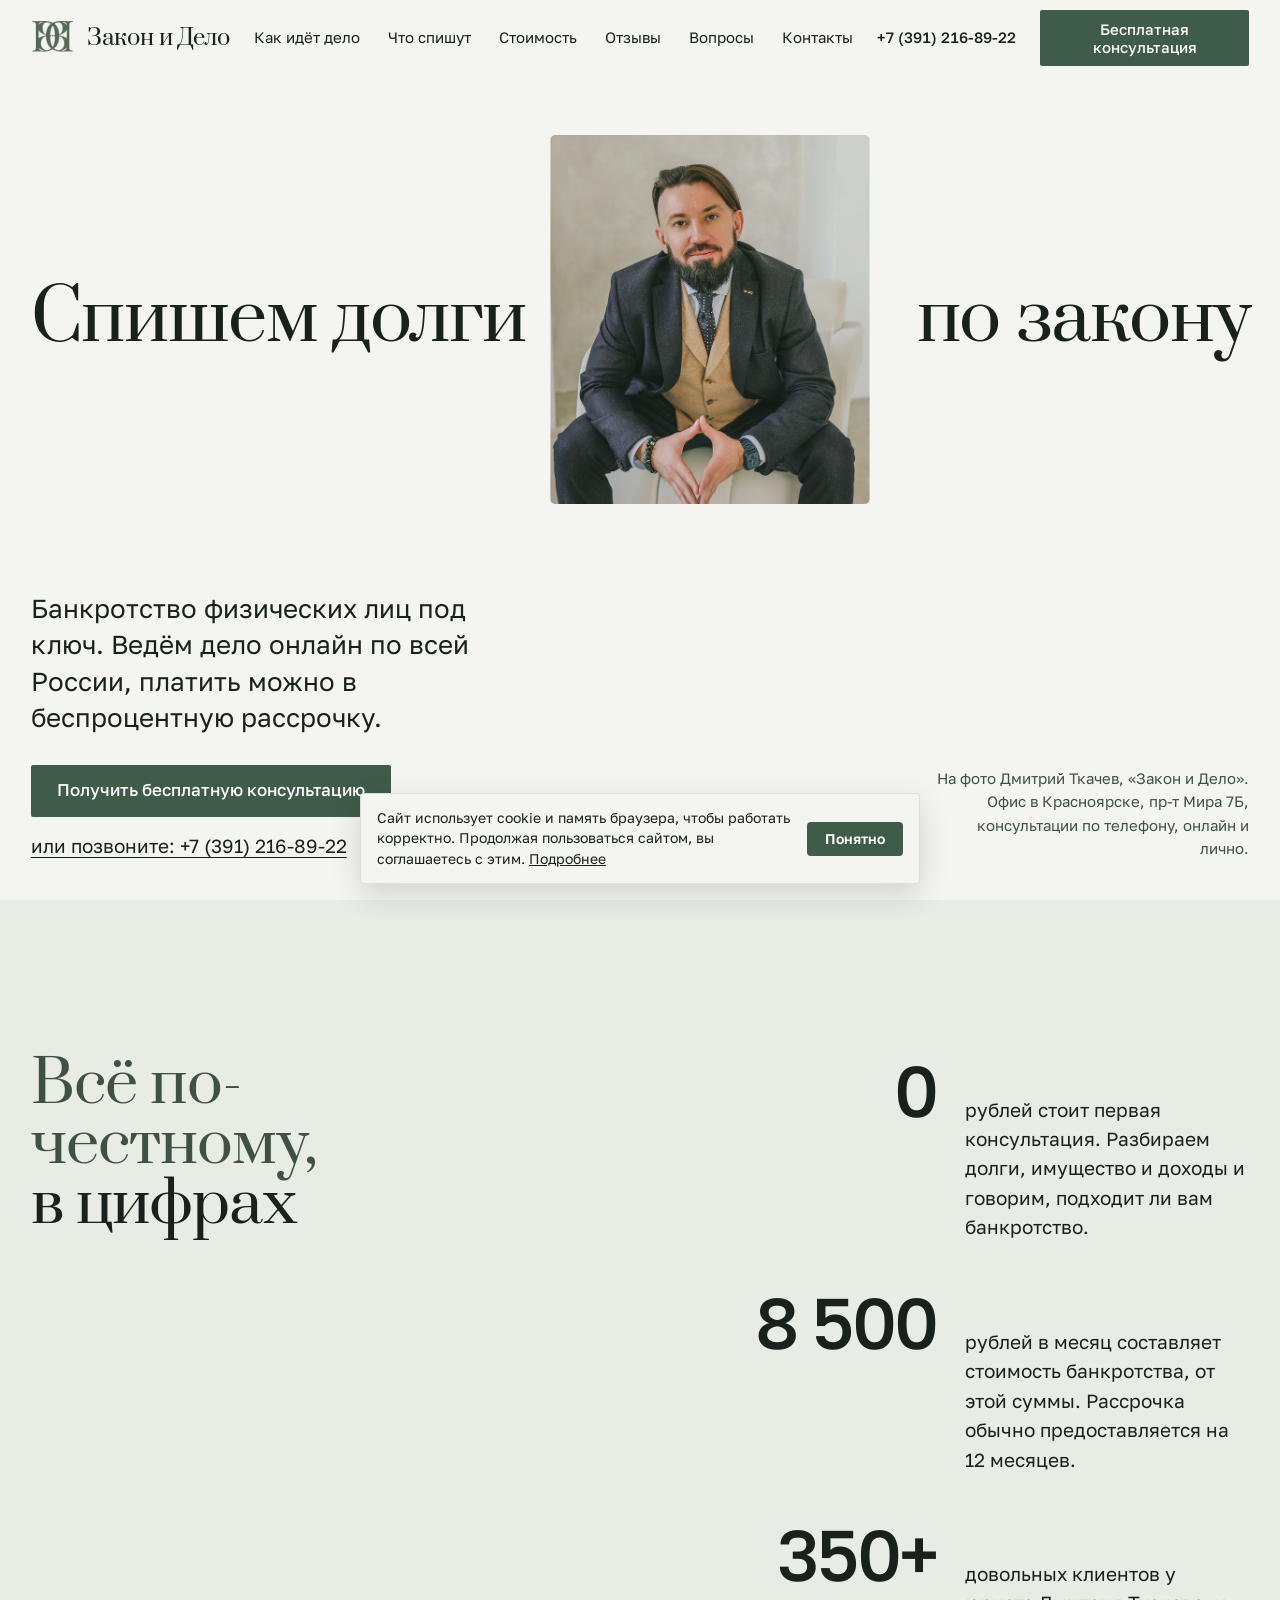
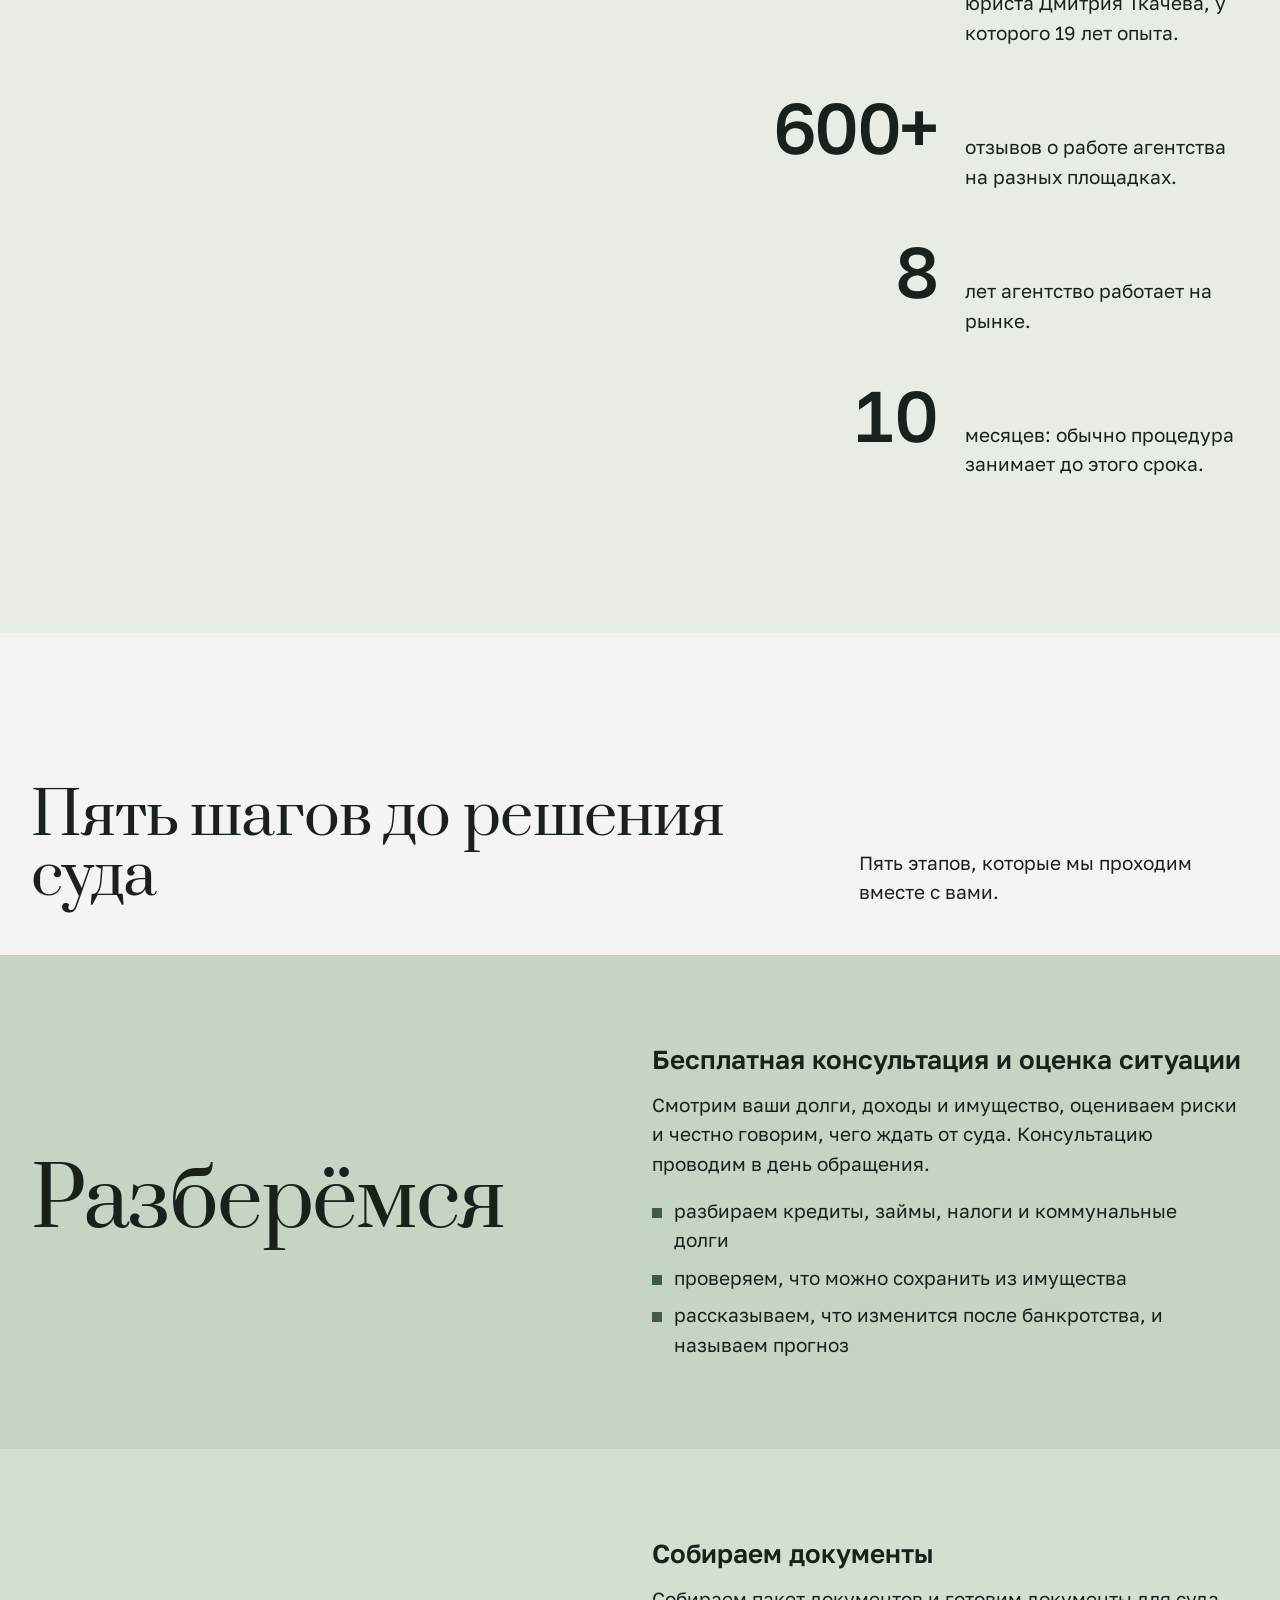
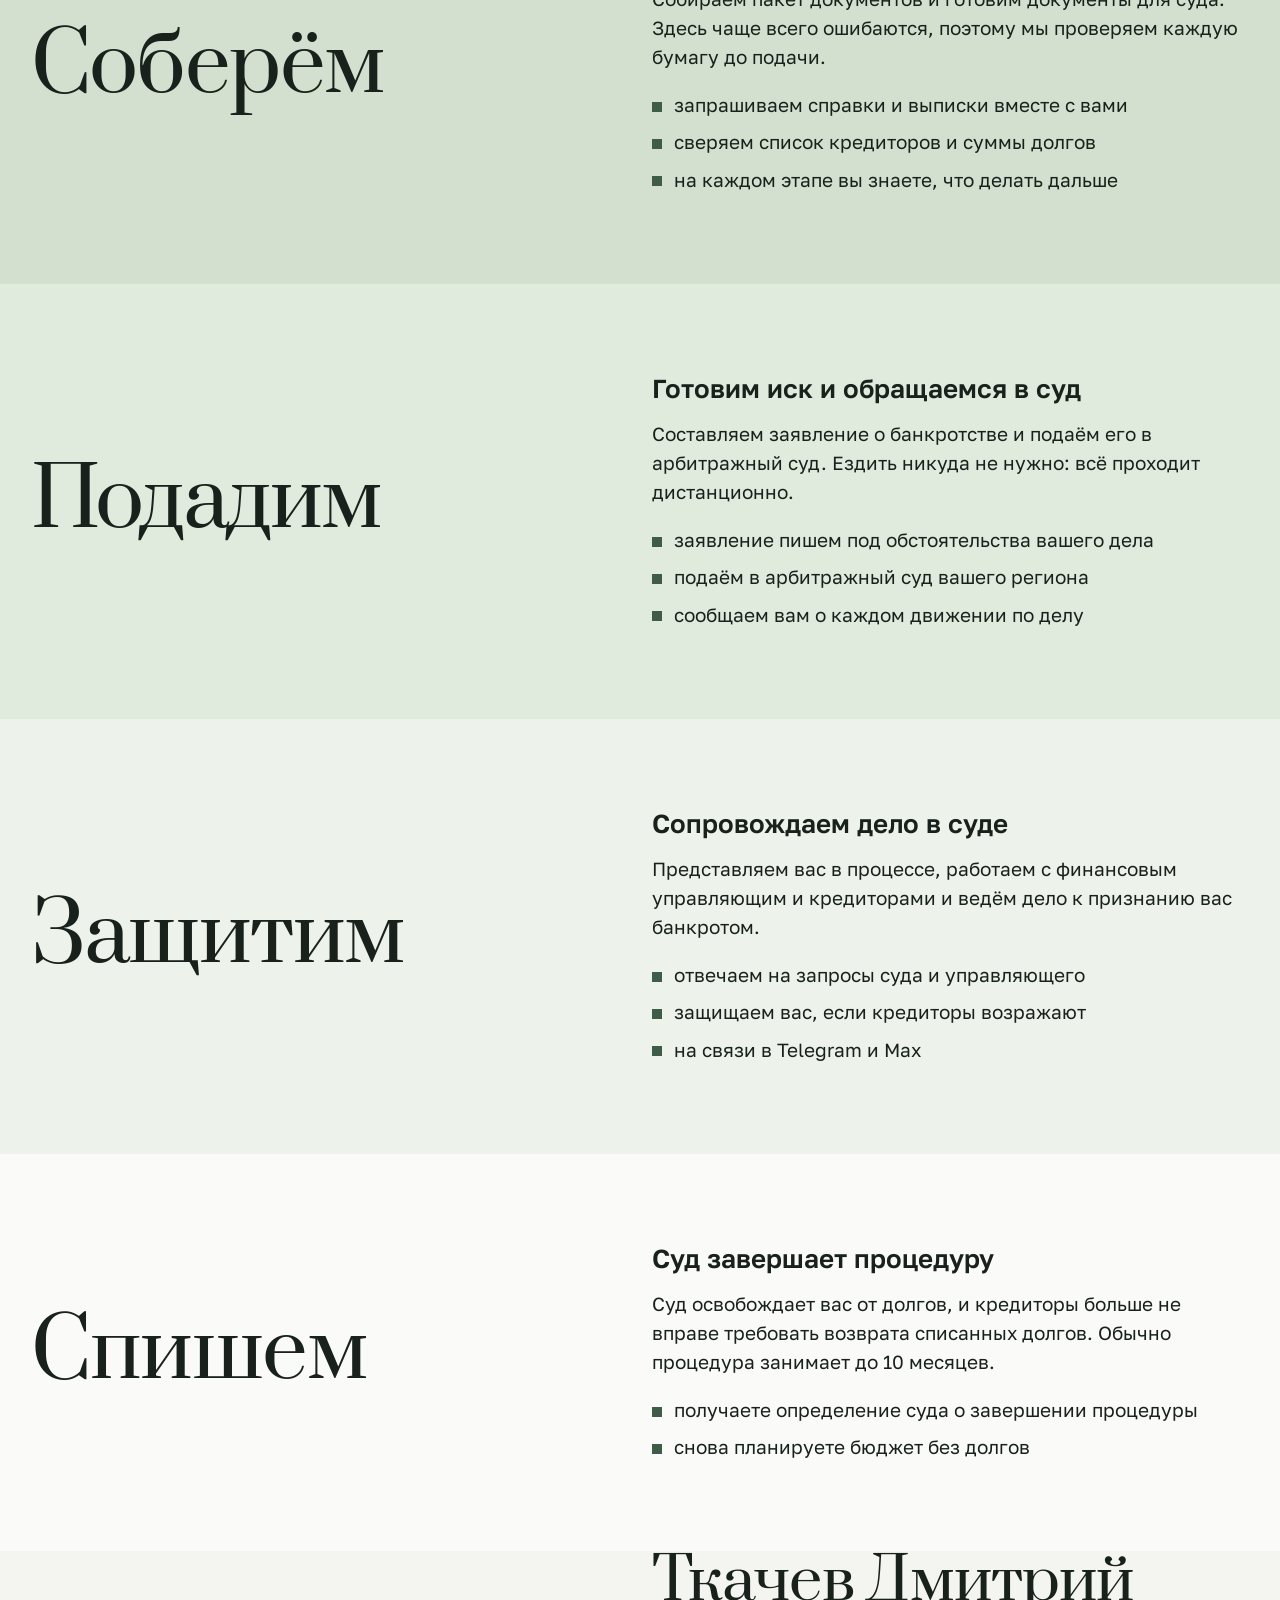
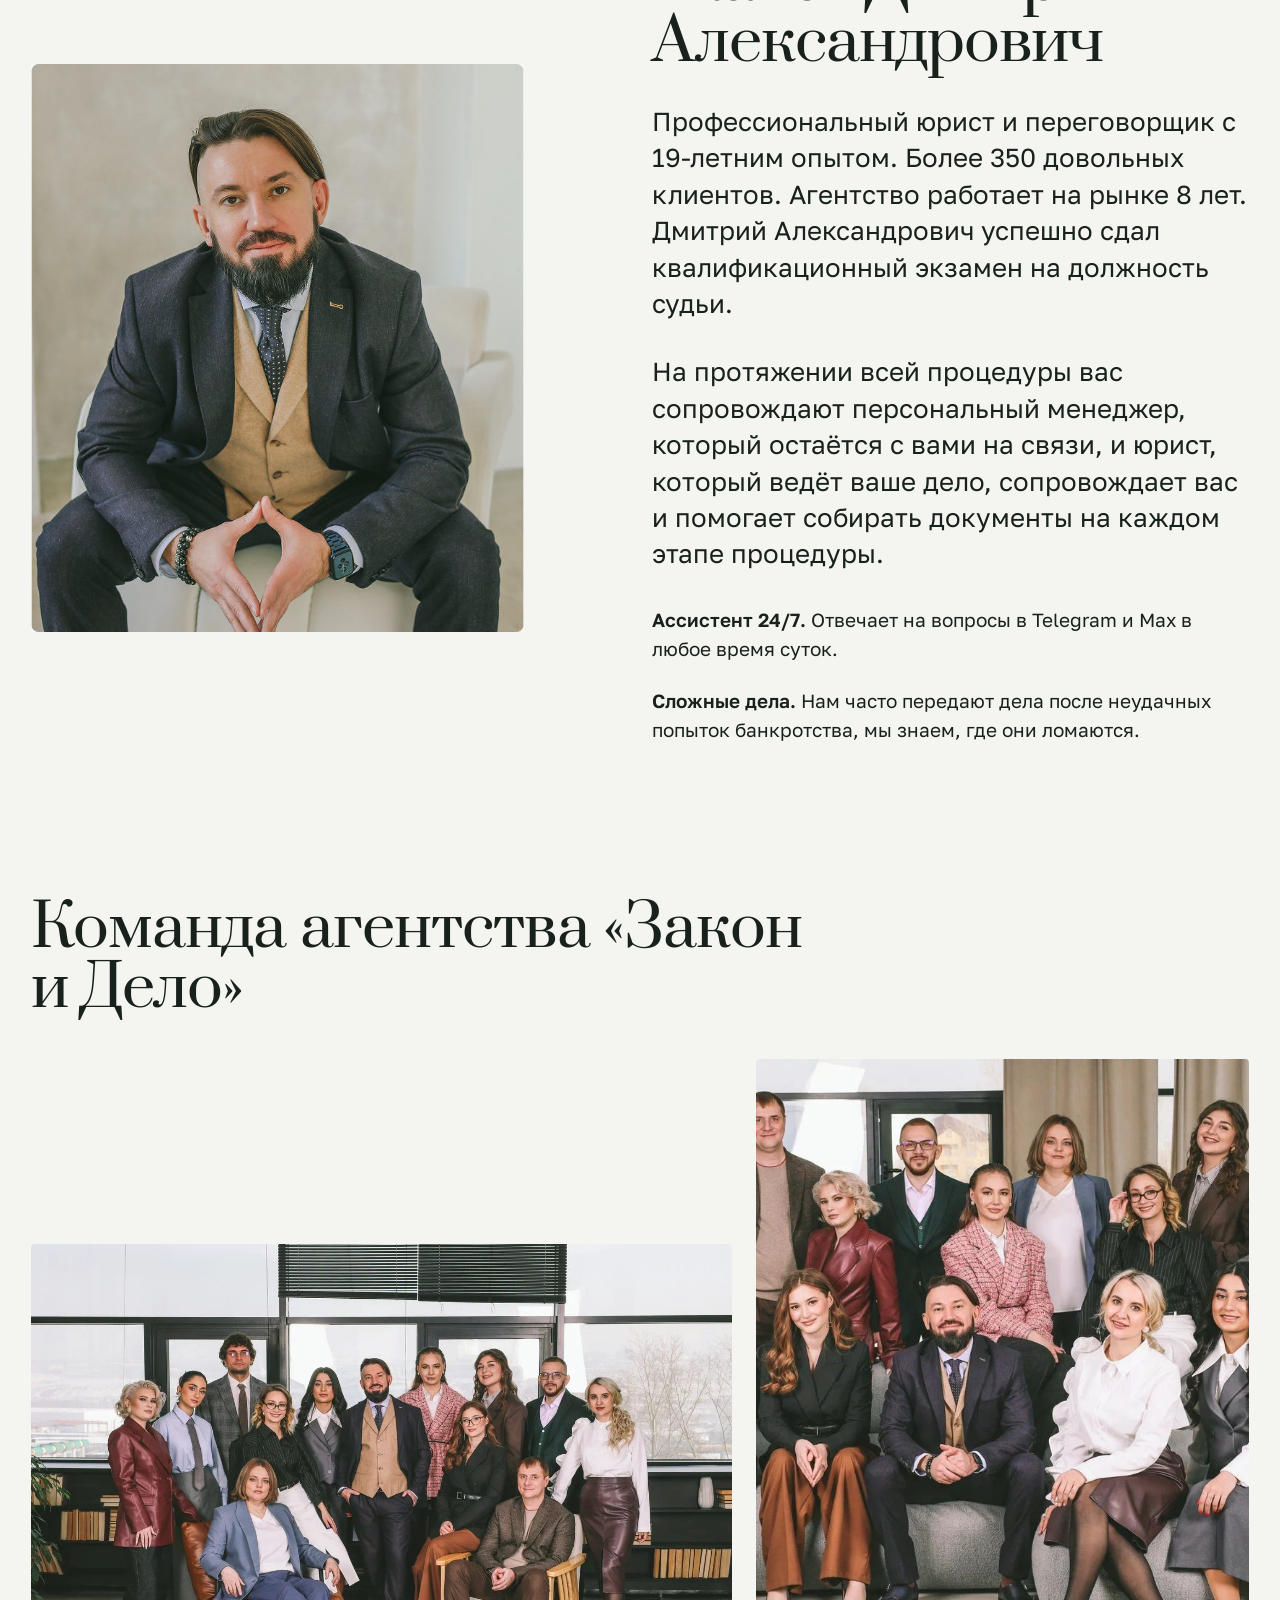
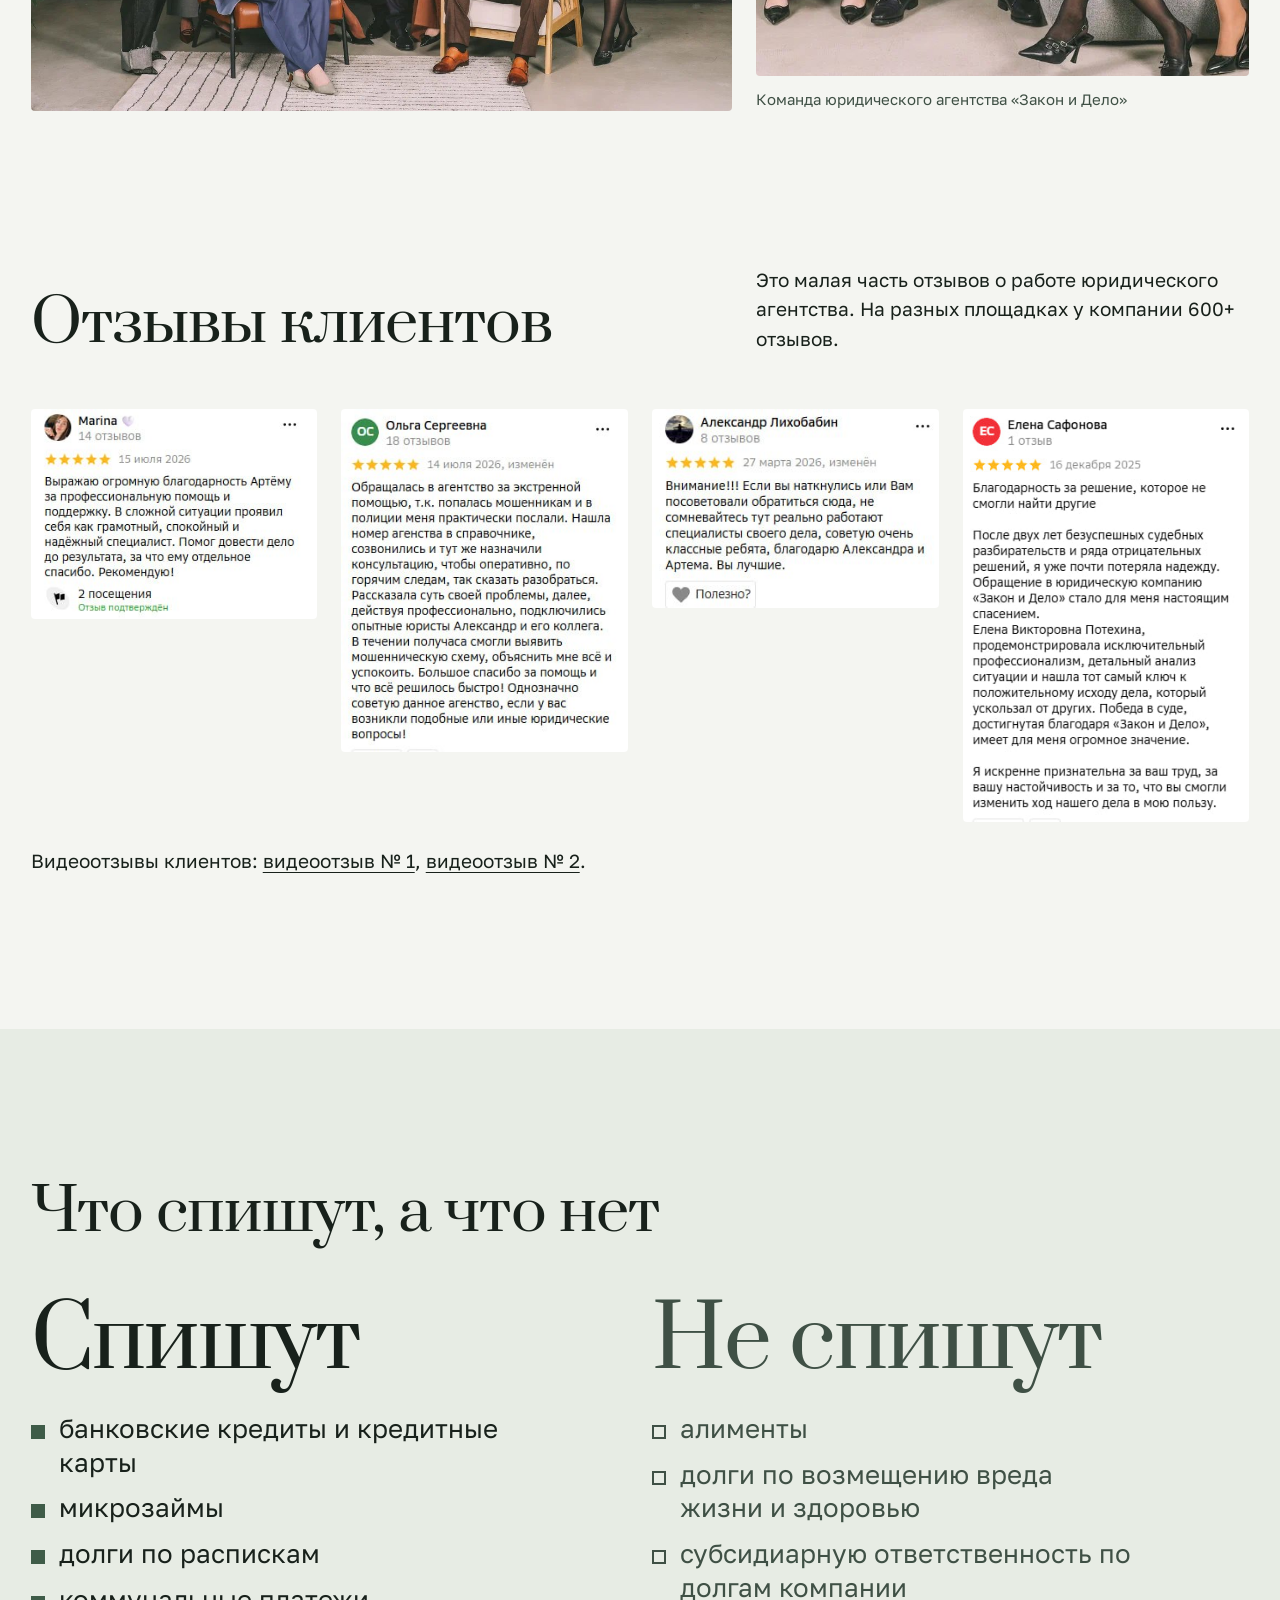
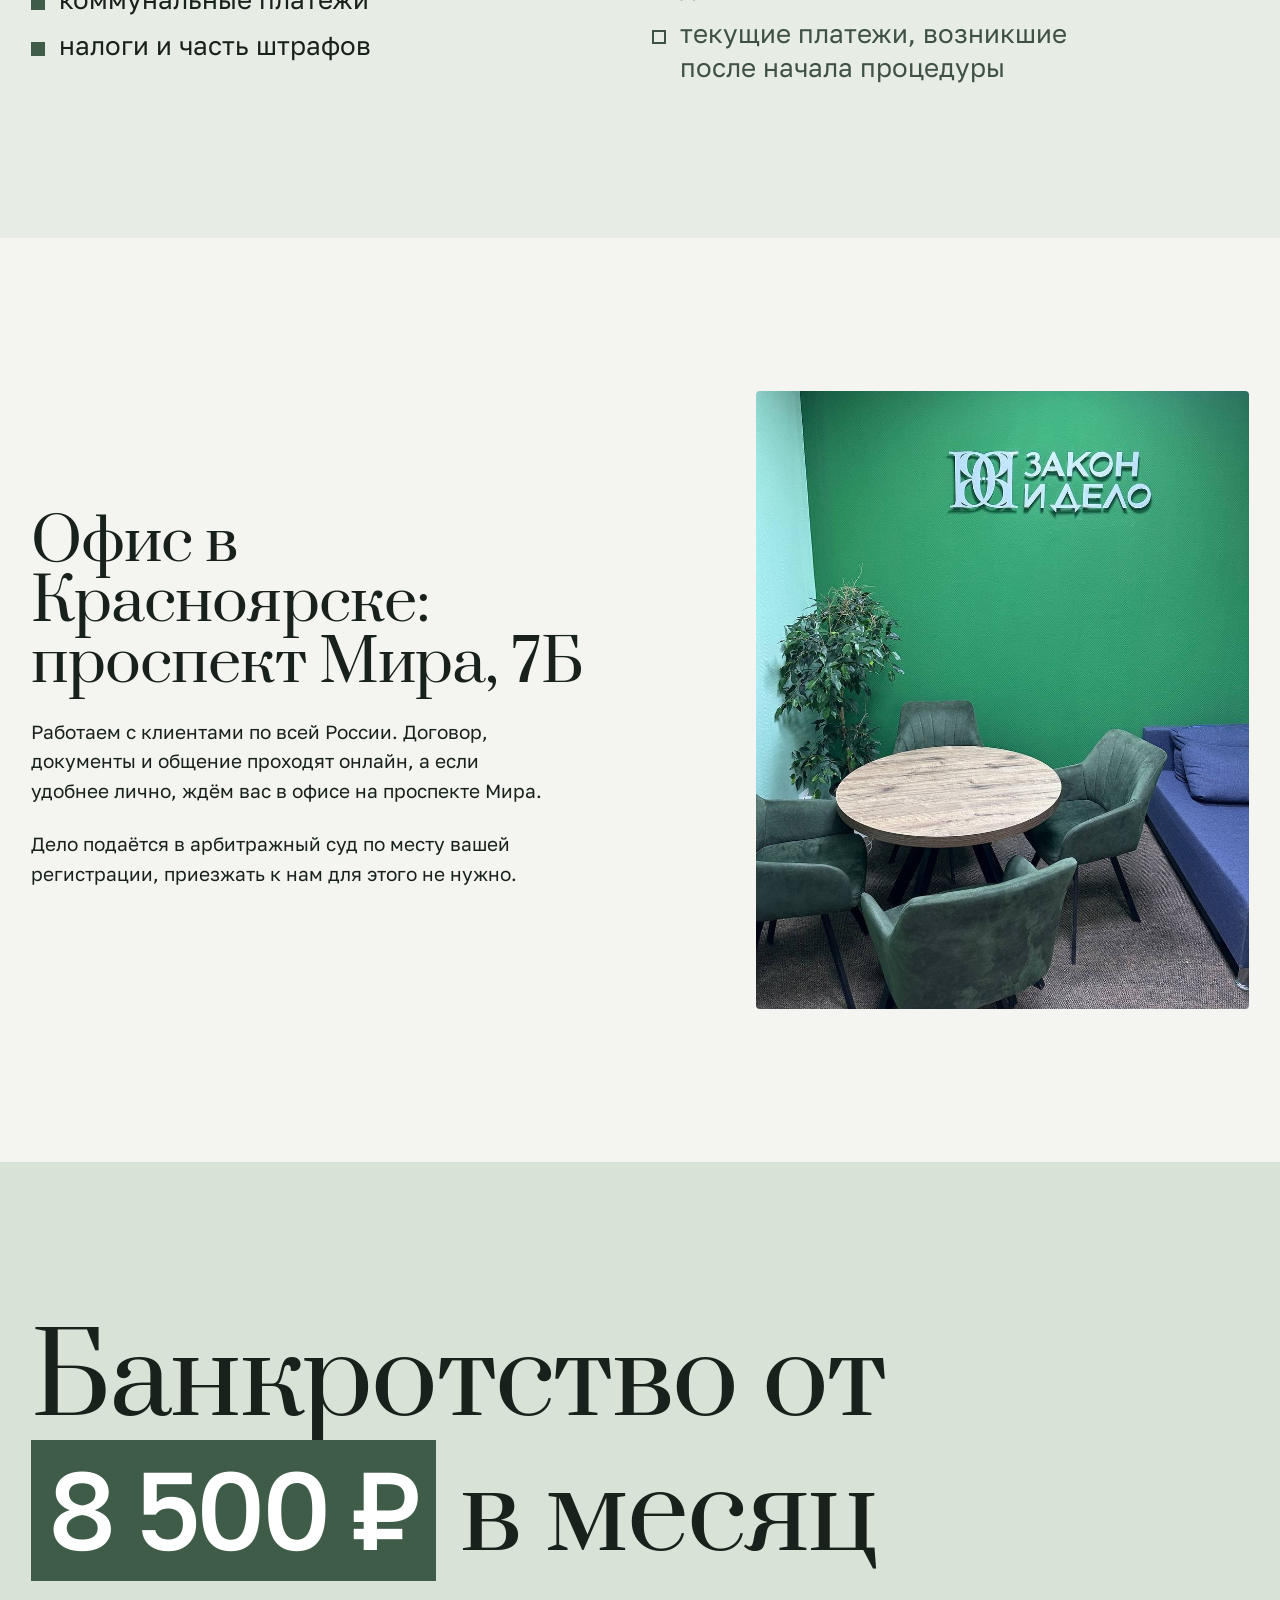
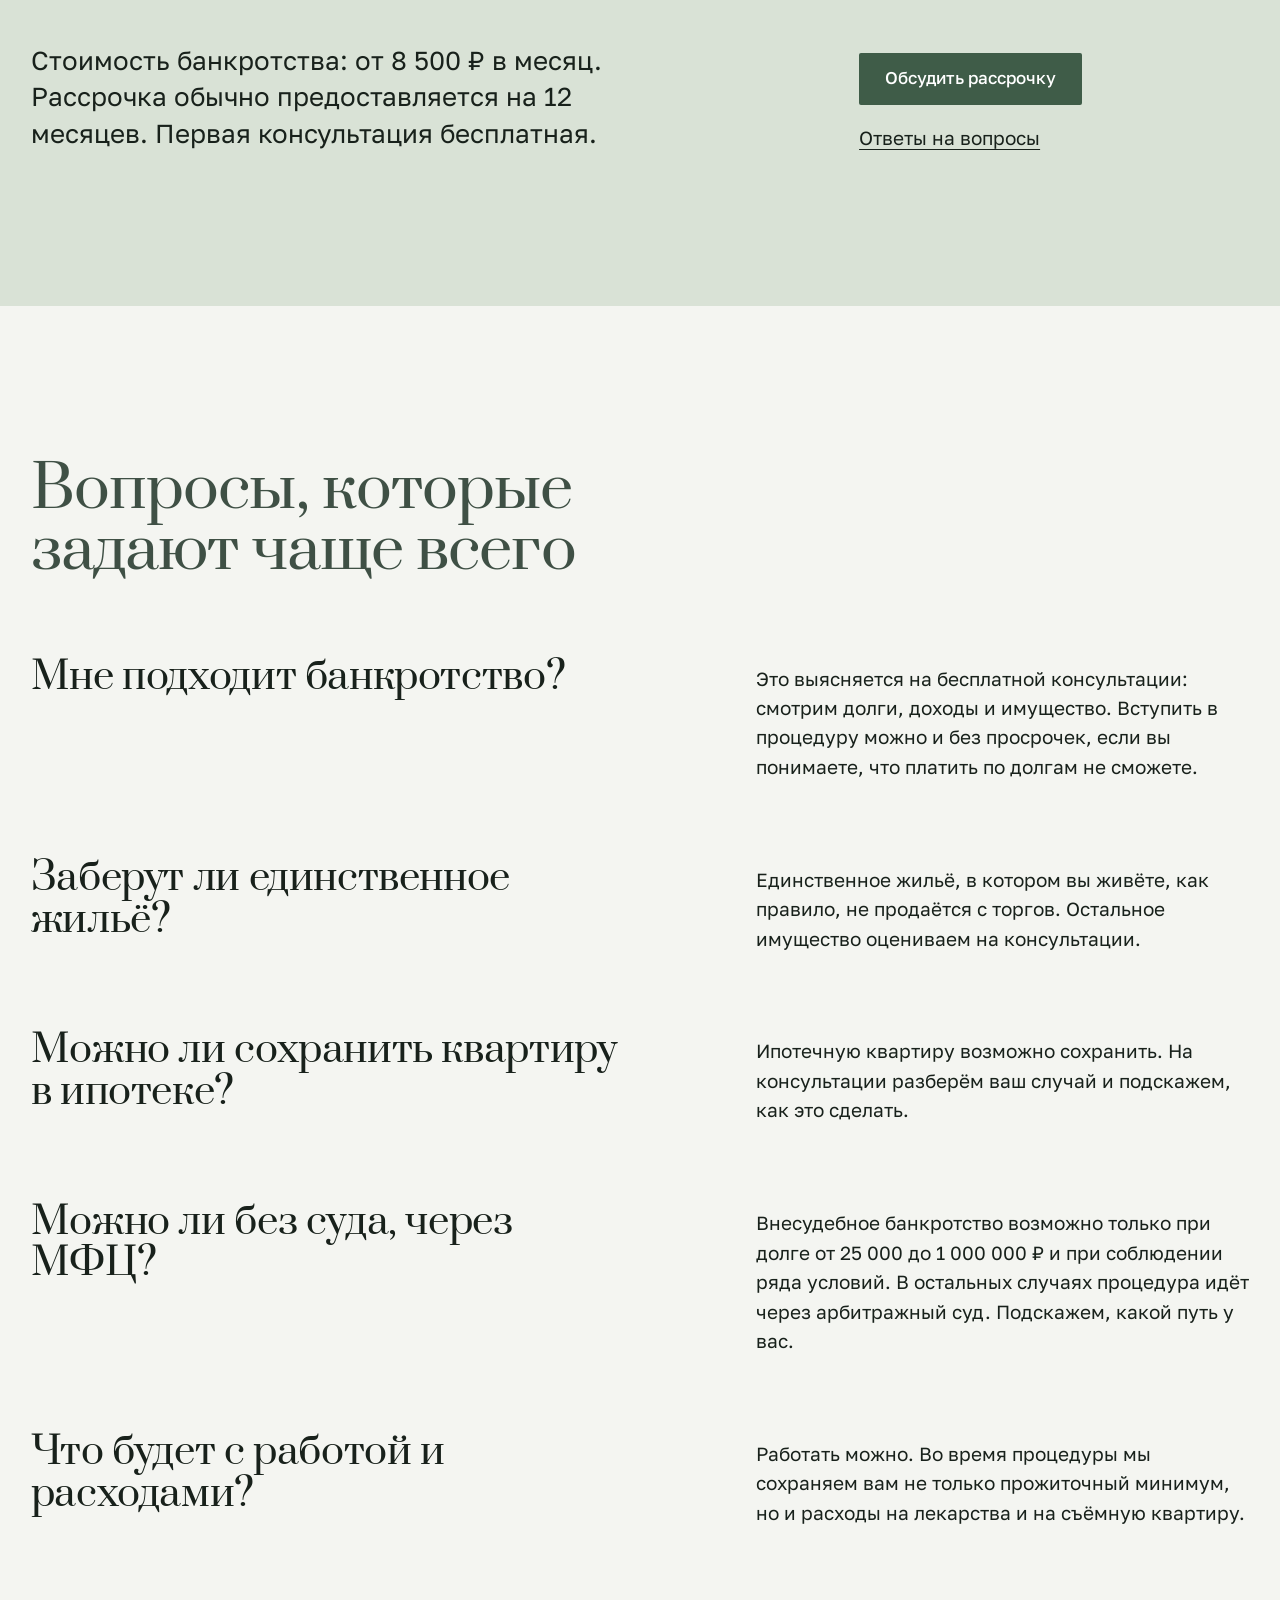
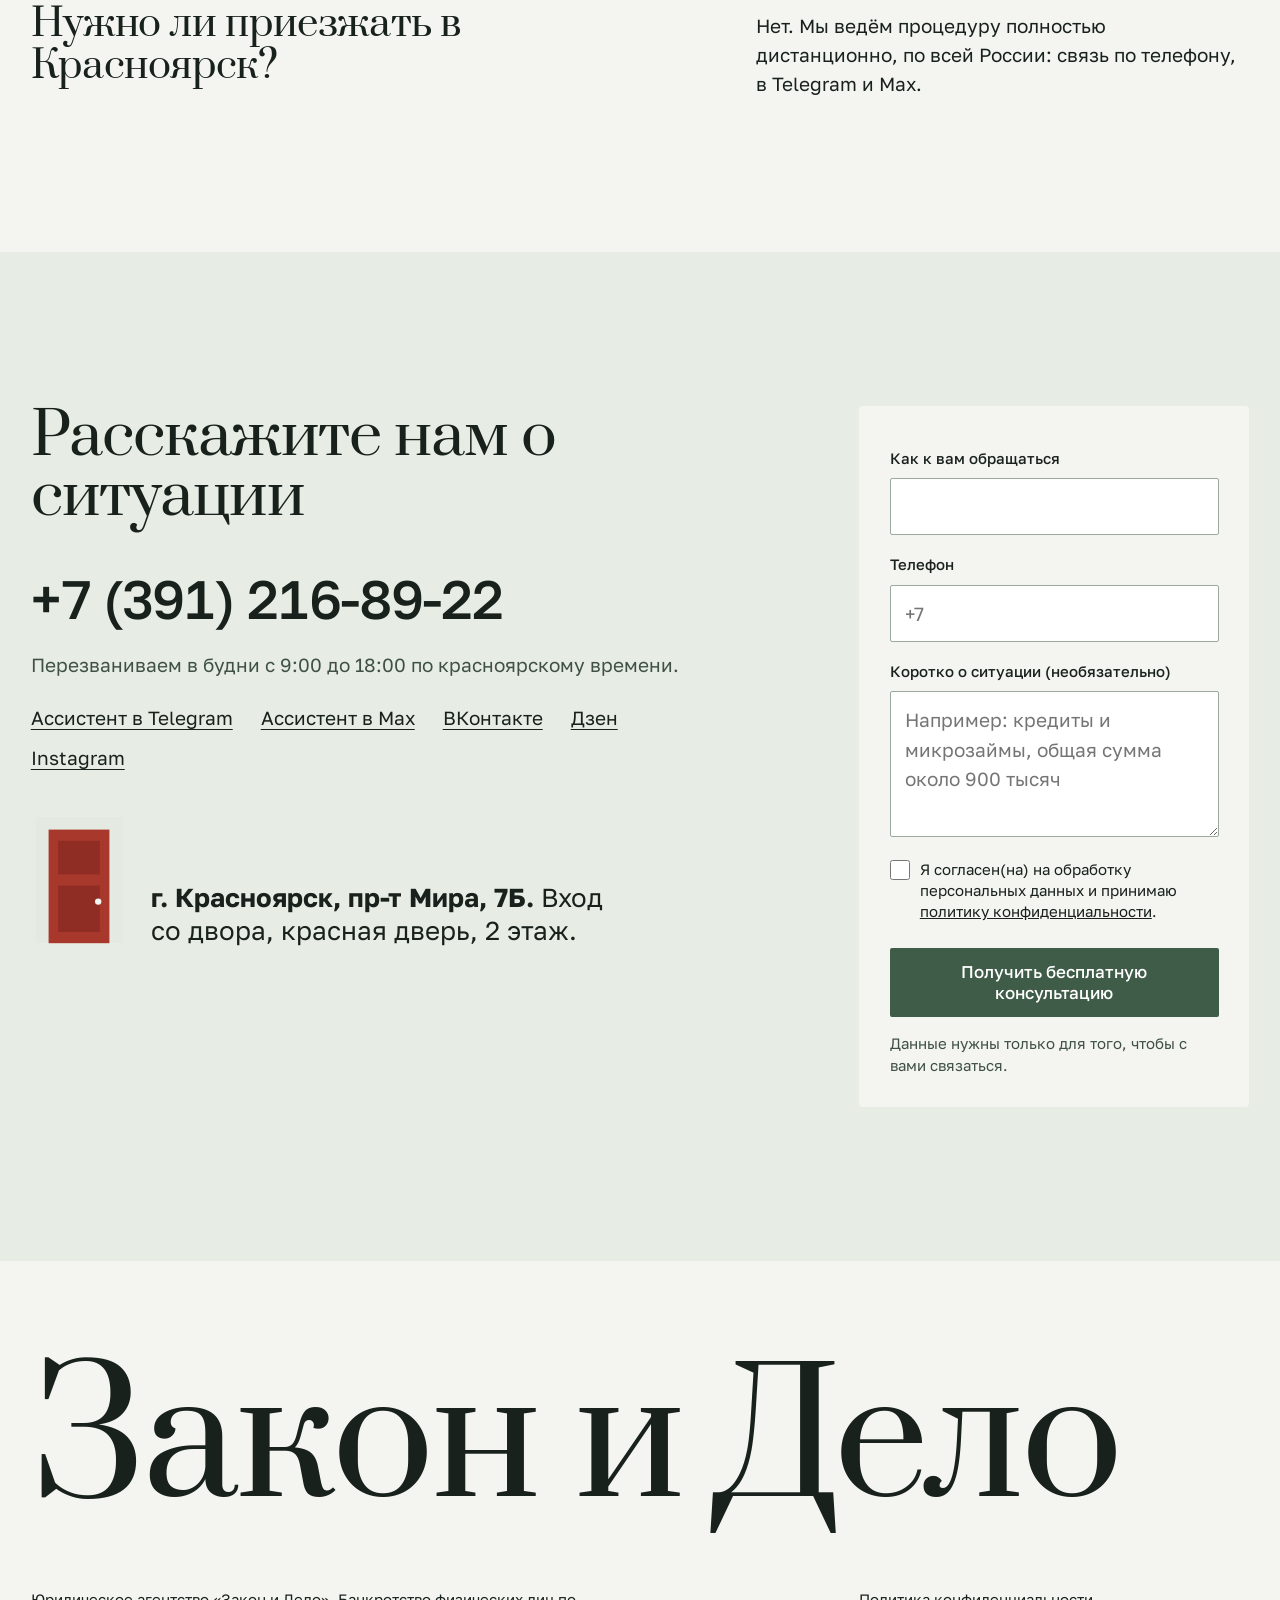
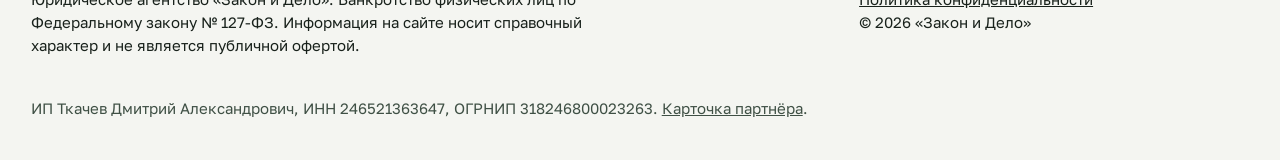
<file: index.html>
<!DOCTYPE html>
<html lang="ru">
<head>
<meta charset="UTF-8">
<meta name="viewport" content="width=device-width, initial-scale=1">
<link rel="icon" href="favicon.png">
<link rel="preconnect" href="https://fonts.googleapis.com">
<link rel="preconnect" href="https://fonts.gstatic.com" crossorigin>
<link href="https://fonts.googleapis.com/css2?family=Golos+Text:wght@400;500;600&family=Prata&display=swap" rel="stylesheet">
<link rel="stylesheet" href="styles.css">
<script>document.documentElement.classList.add('js');</script>
<title>Банкротство физических лиц в Красноярске - Закон и Дело</title>
<meta name="description" content="Банкротство физлиц под ключ в Красноярске и онлайн по всей России. Бесплатная консультация, стоимость от 8 500 ₽ в месяц, рассрочка без процентов.">
<meta name="robots" content="index, follow">
<link rel="canonical" href="https://murzzsite.github.io/zakonidelo-bankrotstvo/">
<meta property="og:title" content="Закон и Дело: банкротство физических лиц">
<meta property="og:description" content="Спишем долги по закону. Консультация бесплатно, рассрочка без процентов, работаем онлайн по всей России.">
<meta property="og:type" content="website">
<meta property="og:url" content="https://murzzsite.github.io/zakonidelo-bankrotstvo/">
<meta property="og:locale" content="ru_RU">
<meta property="og:site_name" content="Закон и Дело">
<meta property="og:image" content="https://murzzsite.github.io/zakonidelo-bankrotstvo/img/team-1.jpg">
<meta property="og:image:width" content="1280"><meta property="og:image:height" content="853">
<meta property="og:image:alt" content="Команда юридического агентства «Закон и Дело» в офисе">
<meta name="twitter:card" content="summary_large_image">
<meta name="twitter:title" content="Закон и Дело: банкротство физических лиц">
<meta name="twitter:description" content="Спишем долги по закону. Консультация бесплатно, рассрочка без процентов, работаем онлайн по всей России.">
<meta name="twitter:image" content="https://murzzsite.github.io/zakonidelo-bankrotstvo/img/team-1.jpg">
<script type="application/ld+json">{"@context":"https://schema.org","@graph":[{"@type":"LegalService","@id":"https://murzzsite.github.io/zakonidelo-bankrotstvo/#org","name":"Закон и Дело","url":"https://murzzsite.github.io/zakonidelo-bankrotstvo/","image":"https://murzzsite.github.io/zakonidelo-bankrotstvo/img/team-1.jpg","logo":"https://murzzsite.github.io/zakonidelo-bankrotstvo/img/logo-mark.png","description":"Юридическое агентство: банкротство физических лиц и законное списание долгов, онлайн по всей России.","telephone":"+7 391 216-89-22","email":"info@zakonidelo.com","address":{"@type":"PostalAddress","streetAddress":"пр-т Мира, 7Б","addressLocality":"Красноярск","addressRegion":"Красноярский край","addressCountry":"RU"},"areaServed":"Россия","sameAs":["https://vk.ru/zakonidelo","https://dzen.ru/id/6285c3cff8c8980583076eb0","https://www.instagram.com/zakonidelo"]},{"@type":"WebSite","@id":"https://murzzsite.github.io/zakonidelo-bankrotstvo/#site","url":"https://murzzsite.github.io/zakonidelo-bankrotstvo/","name":"Закон и Дело","inLanguage":"ru-RU","publisher":{"@id":"https://murzzsite.github.io/zakonidelo-bankrotstvo/#org"}}]}</script>
</head>
<body>

<header class="header" id="header">
  <div class="header__inner">
    <a class="brand" href="#top" aria-label="Закон и Дело, на главную">
      <img class="brand__mark" src="img/logo-mark.png" width="106" height="82" alt="">
      <span class="brand__name">Закон и Дело</span>
    </a>
    <nav class="nav" id="menu" aria-label="Разделы сайта">
      <a href="#steps">Как идёт дело</a>
      <a href="#scope">Что спишут</a>
      <a href="#price">Стоимость</a>
      <a href="#reviews">Отзывы</a>
      <a href="#faq">Вопросы</a>
      <a href="#contact">Контакты</a>
    </nav>
    <a class="header__tel" href="tel:+73912168922">+7 (391) 216-89-22</a>
    <a class="btn btn--small" href="#contact">Бесплатная консультация</a>
    <button class="burger" id="burger" type="button" aria-expanded="false" aria-controls="menu">Меню</button>
  </div>
</header>

<main id="top">

<!-- HERO -->
<section class="hero" aria-labelledby="h1">
  <div class="hero__stage">
    <h1 class="hero__title" id="h1">
      <span class="hero__l">Спишем долги</span>
      <span class="hero__frame"><img src="img/dima.jpg" width="684" height="787" alt=""></span>
      <span class="hero__r">по закону</span>
    </h1>
    <div class="hero__sub rise">
      <p>Банкротство физических лиц под ключ. Ведём дело онлайн по всей России, платить можно в беспроцентную рассрочку.</p>
      <div class="hero__act">
        <a class="btn" href="#contact">Получить бесплатную консультацию</a>
        <a class="link" href="tel:+73912168922">или позвоните: +7 (391) 216-89-22</a>
      </div>
    </div>
    <p class="hero__note rise">На фото Дмитрий Ткачев, «Закон и Дело». Офис в Красноярске, пр-т Мира 7Б, консультации по телефону, онлайн и лично.</p>
  </div>
</section>

<!-- ЦИФРЫ -->
<section class="ledger" aria-labelledby="h-ledger">
  <div class="wrap ledger__grid">
    <h2 class="ledger__head rise" id="h-ledger"><span>Всё по-честному,</span> <span>в цифрах</span></h2>
    <dl class="ledger__rows">
      <div class="lrow rise"><dt>0</dt><dd>рублей стоит первая консультация. Разбираем долги, имущество и доходы и говорим, подходит ли вам банкротство.</dd></div>
      <div class="lrow rise"><dt>8 500</dt><dd>рублей в месяц составляет стоимость банкротства, от этой суммы. Рассрочка обычно предоставляется на 12 месяцев.</dd></div>
      <div class="lrow rise"><dt>350+</dt><dd>довольных клиентов у юриста Дмитрия Ткачева, у которого 19 лет опыта.</dd></div>
      <div class="lrow rise"><dt>600+</dt><dd>отзывов о работе агентства на разных площадках.</dd></div>
      <div class="lrow rise"><dt>8</dt><dd>лет агентство работает на рынке.</dd></div>
      <div class="lrow rise"><dt>10</dt><dd>месяцев: обычно процедура занимает до этого срока.</dd></div>
    </dl>
  </div>
</section>

<!-- ШАГИ -->
<section class="steps" id="steps" aria-labelledby="h-steps">
  <div class="steps__intro wrap">
    <h2 id="h-steps" class="rise">Пять шагов до решения суда</h2>
    <p class="rise">Пять этапов, которые мы проходим вместе с вами.</p>
  </div>

  <article class="panel panel--1">
    <div class="panel__stage wrap">
      <p class="verb" aria-hidden="true">Разберёмся</p>
      <div class="panel__body">
        <h3>Бесплатная консультация и оценка ситуации</h3>
        <p>Смотрим ваши долги, доходы и имущество, оцениваем риски и честно говорим, чего ждать от суда. Консультацию проводим в день обращения.</p>
        <ul>
          <li>разбираем кредиты, займы, налоги и коммунальные долги</li>
          <li>проверяем, что можно сохранить из имущества</li>
          <li>рассказываем, что изменится после банкротства, и называем прогноз</li>
        </ul>
      </div>
    </div>
  </article>

  <article class="panel panel--2">
    <div class="panel__stage wrap">
      <p class="verb" aria-hidden="true">Соберём</p>
      <div class="panel__body">
        <h3>Собираем документы</h3>
        <p>Собираем пакет документов и готовим документы для суда. Здесь чаще всего ошибаются, поэтому мы проверяем каждую бумагу до подачи.</p>
        <ul>
          <li>запрашиваем справки и выписки вместе с вами</li>
          <li>сверяем список кредиторов и суммы долгов</li>
          <li>на каждом этапе вы знаете, что делать дальше</li>
        </ul>
      </div>
    </div>
  </article>

  <article class="panel panel--3">
    <div class="panel__stage wrap">
      <p class="verb" aria-hidden="true">Подадим</p>
      <div class="panel__body">
        <h3>Готовим иск и обращаемся в суд</h3>
        <p>Составляем заявление о банкротстве и подаём его в арбитражный суд. Ездить никуда не нужно: всё проходит дистанционно.</p>
        <ul>
          <li>заявление пишем под обстоятельства вашего дела</li>
          <li>подаём в арбитражный суд вашего региона</li>
          <li>сообщаем вам о каждом движении по делу</li>
        </ul>
      </div>
    </div>
  </article>

  <article class="panel panel--4">
    <div class="panel__stage wrap">
      <p class="verb" aria-hidden="true">Защитим</p>
      <div class="panel__body">
        <h3>Сопровождаем дело в суде</h3>
        <p>Представляем вас в процессе, работаем с финансовым управляющим и кредиторами и ведём дело к признанию вас банкротом.</p>
        <ul>
          <li>отвечаем на запросы суда и управляющего</li>
          <li>защищаем вас, если кредиторы возражают</li>
          <li>на связи в Telegram и Max</li>
        </ul>
      </div>
    </div>
  </article>

  <article class="panel panel--5">
    <div class="panel__stage wrap">
      <p class="verb" aria-hidden="true">Спишем</p>
      <div class="panel__body">
        <h3>Суд завершает процедуру</h3>
        <p>Суд освобождает вас от долгов, и кредиторы больше не вправе требовать возврата списанных долгов. Обычно процедура занимает до 10 месяцев.</p>
        <ul>
          <li>получаете определение суда о завершении процедуры</li>
          <li>снова планируете бюджет без долгов</li>
        </ul>
      </div>
    </div>
  </article>
</section>

<!-- КТО ВЕДЁТ -->
<section class="who" aria-labelledby="h-who">
  <div class="wrap who__grid">
    <figure class="who__photo rise">
      <img src="img/dima.jpg" width="684" height="787" alt="Ткачев Дмитрий Александрович сидит в кресле, руки сведены перед собой" loading="lazy">
    </figure>
    <div class="who__text">
      <h2 id="h-who" class="rise">Ткачев Дмитрий Александрович</h2>
      <p class="who__lead rise">Профессиональный юрист и переговорщик с 19-летним опытом. Более 350 довольных клиентов. Агентство работает на рынке 8 лет. Дмитрий Александрович успешно сдал квалификационный экзамен на должность судьи.</p>
      <p class="who__lead rise">На протяжении всей процедуры вас сопровождают персональный менеджер, который остаётся с вами на связи, и юрист, который ведёт ваше дело, сопровождает вас и помогает собирать документы на каждом этапе процедуры.</p>
      <ul class="who__list">
        <li class="rise"><strong>Ассистент 24/7.</strong> Отвечает на вопросы в Telegram и Max в любое время суток.</li>
        <li class="rise"><strong>Сложные дела.</strong> Нам часто передают дела после неудачных попыток банкротства, мы знаем, где они ломаются.</li>
      </ul>
    </div>
  </div>
</section>

<!-- КОМАНДА -->
<section class="team" aria-labelledby="h-team">
  <div class="wrap team__grid">
    <h2 id="h-team" class="team__head rise">Команда агентства «Закон и Дело»</h2>
    <figure class="team__a rise"><img src="img/team-1.jpg" width="1280" height="853" alt="Команда юридического агентства «Закон и Дело» в офисе у панорамных окон" loading="lazy"></figure>
    <figure class="team__b rise"><img src="img/team-2.jpg" width="1280" height="853" alt="Команда юридического агентства «Закон и Дело» на диване в офисе" loading="lazy"><figcaption>Команда юридического агентства «Закон и Дело»</figcaption></figure>
  </div>
</section>

<!-- ОТЗЫВЫ -->
<section class="reviews" id="reviews" aria-labelledby="h-reviews">
  <div class="wrap">
    <div class="reviews__top">
      <h2 id="h-reviews" class="rise">Отзывы клиентов</h2>
      <p class="rise">Это малая часть отзывов о работе юридического агентства. На разных площадках у компании 600+ отзывов.</p>
    </div>
    <div class="reviews__wall">
      <img class="rise" src="img/review-1.png" width="341" height="250" alt="Отзыв Marina, 5 звёзд: благодарность Артёму за профессиональную помощь и поддержку в сложной ситуации" loading="lazy">
      <img class="rise" src="img/review-2.png" width="334" height="400" alt="Отзыв Ольги Сергеевны, 5 звёзд: обратилась за экстренной помощью, назначили консультацию, помогли выявить мошенническую схему" loading="lazy">
      <img class="rise" src="img/review-3.png" width="326" height="226" alt="Отзыв Александра Лихобабина, 5 звёзд: тут реально работают специалисты своего дела" loading="lazy">
      <img class="rise" src="img/review-4.png" width="328" height="472" alt="Отзыв Елены Сафоновой, 5 звёзд: после двух лет безуспешных судебных разбирательств компания нашла решение, победа в суде" loading="lazy">
    </div>
    <p class="reviews__video rise">Видеоотзывы клиентов:
      <a href="https://drive.google.com/file/d/1OVRI9yjhiB9DtZQ0_QiHlk17A676ZC5i/view?usp=drivesdk" target="_blank" rel="noopener">видеоотзыв № 1</a>,
      <a href="https://drive.google.com/file/d/17TeuoVp-qgX5drTRU94jZdOOF8Hr_zU1/view?usp=drivesdk" target="_blank" rel="noopener">видеоотзыв № 2</a>.</p>
  </div>
</section>

<!-- ЧТО СПИШУТ -->
<section class="scope" id="scope" aria-labelledby="h-scope">
  <div class="wrap scope__grid">
    <h2 id="h-scope" class="scope__head rise">Что спишут, а что нет</h2>
    <div class="scope__col rise">
      <h3>Спишут</h3>
      <ul>
        <li>банковские кредиты и кредитные карты</li>
        <li>микрозаймы</li>
        <li>долги по распискам</li>
        <li>коммунальные платежи</li>
        <li>налоги и часть штрафов</li>
      </ul>
    </div>
    <div class="scope__col scope__col--no rise">
      <h3>Не спишут</h3>
      <ul>
        <li>алименты</li>
        <li>долги по возмещению вреда жизни и здоровью</li>
        <li>субсидиарную ответственность по долгам компании</li>
        <li>текущие платежи, возникшие после начала процедуры</li>
      </ul>
    </div>
  </div>
</section>

<!-- ГЕОГРАФИЯ -->
<section class="geo" aria-labelledby="h-geo">
  <div class="wrap geo__grid">
    <div class="geo__text">
      <h2 id="h-geo" class="rise">Офис в Красноярске: проспект Мира, 7Б</h2>
      <p class="rise">Работаем с клиентами по всей России. Договор, документы и общение проходят онлайн, а если удобнее лично, ждём вас в офисе на проспекте Мира.</p>
      <p class="rise">Дело подаётся в арбитражный суд по месту вашей регистрации, приезжать к нам для этого не нужно.</p>
    </div>
    <figure class="geo__pic rise">
      <img src="img/office.jpg" width="960" height="1280" alt="Переговорная в офисе: круглый стол, зелёные кресла и логотип «Закон и Дело» на стене" loading="lazy">
    </figure>
  </div>
</section>

<!-- СТОИМОСТЬ -->
<section class="price" id="price" aria-labelledby="h-price">
  <div class="wrap price__inner">
    <h2 id="h-price" class="price__sentence rise">
      <span>Банкротство от</span>
      <span><mark>8 500 ₽</mark> в месяц</span>
    </h2>
    <div class="price__row">
      <div class="price__what rise">
        <p>Стоимость банкротства: от 8 500 ₽ в месяц. Рассрочка обычно предоставляется на 12 месяцев. Первая консультация бесплатная.</p>
      </div>
      <div class="price__act rise">
        <a class="btn" href="#contact">Обсудить рассрочку</a>
        <a class="link" href="#faq">Ответы на вопросы</a>
      </div>
    </div>
  </div>
</section>

<!-- FAQ -->
<section class="faq" id="faq" aria-labelledby="h-faq">
  <div class="wrap faq__table">
    <h2 id="h-faq" class="faq__head rise">Вопросы, которые задают чаще всего</h2>
    <div class="qa rise">
      <h3>Мне подходит банкротство?</h3>
      <p>Это выясняется на бесплатной консультации: смотрим долги, доходы и имущество. Вступить в процедуру можно и без просрочек, если вы понимаете, что платить по долгам не сможете.</p>
    </div>
    <div class="qa rise">
      <h3>Заберут ли единственное жильё?</h3>
      <p>Единственное жильё, в котором вы живёте, как правило, не продаётся с торгов. Остальное имущество оцениваем на консультации.</p>
    </div>
    <div class="qa rise">
      <h3>Можно ли сохранить квартиру в ипотеке?</h3>
      <p>Ипотечную квартиру возможно сохранить. На консультации разберём ваш случай и подскажем, как это сделать.</p>
    </div>
    <div class="qa rise">
      <h3>Можно ли без суда, через МФЦ?</h3>
      <p>Внесудебное банкротство возможно только при долге от 25 000 до 1 000 000 ₽ и при соблюдении ряда условий. В остальных случаях процедура идёт через арбитражный суд. Подскажем, какой путь у вас.</p>
    </div>
    <div class="qa rise">
      <h3>Что будет с работой и расходами?</h3>
      <p>Работать можно. Во время процедуры мы сохраняем вам не только прожиточный минимум, но и расходы на лекарства и на съёмную квартиру.</p>
    </div>
    <div class="qa rise">
      <h3>Нужно ли приезжать в Красноярск?</h3>
      <p>Нет. Мы ведём процедуру полностью дистанционно, по всей России: связь по телефону, в Telegram и Max.</p>
    </div>
  </div>
</section>

<!-- КОНТАКТЫ -->
<section class="contact" id="contact" aria-labelledby="h-contact">
  <div class="wrap contact__grid">
    <div class="contact__main">
      <h2 id="h-contact" class="rise">Расскажите нам о ситуации</h2>
      <a class="contact__tel rise" href="tel:+73912168922">+7 (391) 216-89-22</a>
      <p class="contact__hours rise">Перезваниваем в будни с 9:00 до 18:00 по красноярскому времени.</p>
      <ul class="contact__links rise">
        <li><a href="https://t.me/lexaris_bot" target="_blank" rel="noopener">Ассистент в Telegram</a></li>
        <li><a href="https://max.ru/id246521363647_1_bot" target="_blank" rel="noopener">Ассистент в Max</a></li>
        <li><a href="https://vk.ru/zakonidelo" target="_blank" rel="noopener">ВКонтакте</a></li>
        <li><a href="https://dzen.ru/id/6285c3cff8c8980583076eb0" target="_blank" rel="noopener">Дзен</a></li>
        <li><a href="https://www.instagram.com/zakonidelo" target="_blank" rel="noopener">Instagram</a></li>
      </ul>
      <div class="office rise">
        <svg class="door" viewBox="0 0 120 170" width="120" height="170" role="img" aria-label="Красная дверь во дворе">
          <rect x="6" y="6" width="108" height="158" fill="#E4E9E1"/>
          <rect x="22" y="22" width="76" height="142" fill="#A8372C"/>
          <rect x="34" y="36" width="52" height="42" fill="#8F2D24"/>
          <rect x="34" y="92" width="52" height="58" fill="#8F2D24"/>
          <circle cx="84" cy="112" r="4" fill="#F4F5F1"/>
        </svg>
        <p><strong>г. Красноярск, пр-т Мира, 7Б.</strong> Вход со двора, красная дверь, 2 этаж.</p>
      </div>
    </div>

    <form class="form rise" id="leadForm" novalidate>
      <label for="f-name">Как к вам обращаться</label>
      <input id="f-name" name="name" type="text" autocomplete="name" required>
      <label for="f-phone">Телефон</label>
      <input id="f-phone" name="phone" type="tel" autocomplete="tel" inputmode="tel" placeholder="+7" required>
      <label for="f-comment">Коротко о ситуации (необязательно)</label>
      <textarea id="f-comment" name="comment" rows="4" placeholder="Например: кредиты и микрозаймы, общая сумма около 900 тысяч"></textarea>
      <input type="text" name="_gotcha" style="display:none" tabindex="-1" autocomplete="off">
      <label class="consent"><input type="checkbox" name="consent" required><span>Я согласен(на) на обработку персональных данных и принимаю <a href="privacy.html">политику конфиденциальности</a>.</span></label>
      <button class="btn btn--wide" type="submit">Получить бесплатную консультацию</button>
      <p class="form__note">Данные нужны только для того, чтобы с вами связаться.</p>
    </form>
  </div>

</section>

</main>

<footer class="footer">
  <div class="wrap">
    <p class="footer__name" aria-hidden="true">Закон и Дело</p>
    <div class="footer__row">
      <p>Юридическое агентство «Закон и Дело». Банкротство физических лиц по Федеральному закону № 127-ФЗ. Информация на сайте носит справочный характер и не является публичной офертой.</p>
      <p><a href="privacy.html">Политика конфиденциальности</a><br>© <span id="year">2026</span> «Закон и Дело»</p>
    </div>
    <p class="credits">ИП Ткачев Дмитрий Александрович, ИНН 246521363647, ОГРНИП 318246800023263. <a href="https://drive.google.com/file/d/18gBVMHPjDT7-E-ws7XpA6kIzpr7I1Rl4/view?usp=drivesdk" target="_blank" rel="noopener">Карточка партнёра</a>.</p>
  </div>
</footer>

<script src="script.js"></script>
<script src="cookie.js" defer></script>
</body>
</html>
</file>
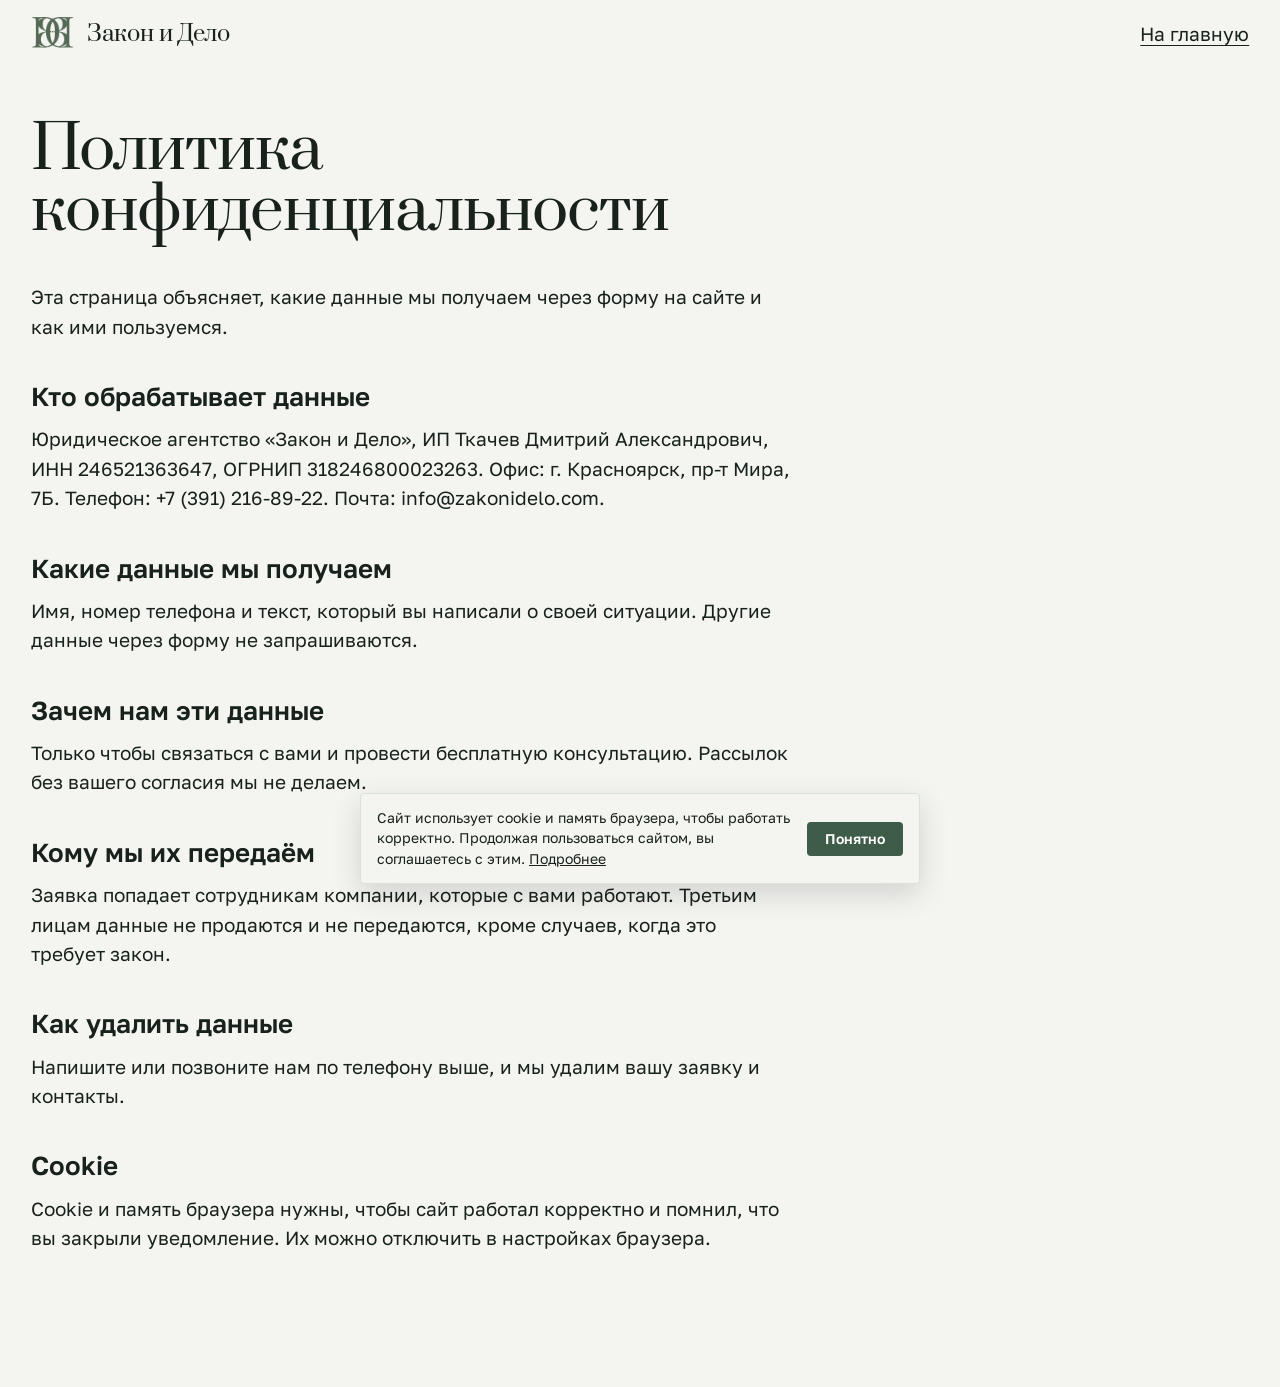
<file: privacy.html>
<!DOCTYPE html>
<html lang="ru">
<head>
<meta charset="UTF-8">
<meta name="viewport" content="width=device-width, initial-scale=1">
<title>Политика конфиденциальности | Закон и Дело</title>
<meta name="description" content="Как юридическое агентство «Закон и Дело» обрабатывает персональные данные, которые вы оставляете в форме заявки.">
<link rel="canonical" href="https://murzzsite.github.io/zakonidelo-bankrotstvo/privacy.html">
<link rel="icon" href="favicon.png">
<link rel="preconnect" href="https://fonts.googleapis.com">
<link rel="preconnect" href="https://fonts.gstatic.com" crossorigin>
<link href="https://fonts.googleapis.com/css2?family=Golos+Text:wght@400;500;600&family=Prata&display=swap" rel="stylesheet">
<link rel="stylesheet" href="styles.css">
</head>
<body>
<header class="header">
  <div class="header__inner">
    <a class="brand" href="index.html">
      <img class="brand__mark" src="img/logo-mark.png" width="106" height="82" alt="">
      <span class="brand__name">Закон и Дело</span>
    </a>
    <a class="link" style="margin-left:auto" href="index.html">На главную</a>
  </div>
</header>
<main class="wrap">
  <div class="doc">
    <h1>Политика конфиденциальности</h1>
    <p>Эта страница объясняет, какие данные мы получаем через форму на сайте и как ими пользуемся.</p>
    <h2>Кто обрабатывает данные</h2>
    <p>Юридическое агентство «Закон и Дело», ИП Ткачев Дмитрий Александрович, ИНН 246521363647, ОГРНИП 318246800023263. Офис: г. Красноярск, пр-т Мира, 7Б. Телефон: +7 (391) 216-89-22. Почта: info@zakonidelo.com.</p>
    <h2>Какие данные мы получаем</h2>
    <p>Имя, номер телефона и текст, который вы написали о своей ситуации. Другие данные через форму не запрашиваются.</p>
    <h2>Зачем нам эти данные</h2>
    <p>Только чтобы связаться с вами и провести бесплатную консультацию. Рассылок без вашего согласия мы не делаем.</p>
    <h2>Кому мы их передаём</h2>
    <p>Заявка попадает сотрудникам компании, которые с вами работают. Третьим лицам данные не продаются и не передаются, кроме случаев, когда это требует закон.</p>
    <h2>Как удалить данные</h2>
    <p>Напишите или позвоните нам по телефону выше, и мы удалим вашу заявку и контакты.</p>
  <h2>Cookie</h2>
    <p>Cookie и память браузера нужны, чтобы сайт работал корректно и помнил, что вы закрыли уведомление. Их можно отключить в настройках браузера.</p>
  </div>
</main>
<script src="cookie.js" defer></script>
</body>
</html>
</file>
<file: styles.css>
:root {
  --bg: #F4F5F1;
  --surface: #E7ECE4;
  --surface-2: #D9E2D6;
  --ink: #18211B;
  --muted: #3F5045;
  --accent: #3F5C48;
  --accent-hover: #2F4637;
  --on-accent: #FFFFFF;

  --display: 'Prata', 'Times New Roman', serif;
  --text: 'Golos Text', system-ui, -apple-system, 'Segoe UI', sans-serif;

  --m: clamp(20px, 2.4vw, 32px);
  --s-small: 0.9375rem;
  --s-body: clamp(1.0625rem, 1rem + 0.25vw, 1.1875rem);
  --s-lead: clamp(1.25rem, 1.1rem + 0.7vw, 1.625rem);
  --s-head: clamp(2rem, 1.3rem + 3vw, 3.75rem);
  --s-big: clamp(2.5rem, 1rem + 5.4vw, 5.5rem);

  --gap-section: clamp(88px, 12vw, 200px);
}

*, *::before, *::after { box-sizing: border-box; }
html { scroll-behavior: auto; -webkit-text-size-adjust: 100%; }
body {
  margin: 0;
  background: var(--bg);
  color: var(--ink);
  font-family: var(--text);
  font-size: var(--s-body);
  line-height: 1.55;
  -webkit-font-smoothing: antialiased;
  text-rendering: optimizeLegibility;
}
img { display: block; max-width: 100%; height: auto; }
h1, h2, h3, p, ul, dl, dd, figure { margin: 0; }
ul { padding: 0; list-style: none; }
a { color: inherit; }
::selection { background: var(--accent); color: var(--on-accent); }
:focus-visible { outline: 3px solid var(--accent); outline-offset: 3px; }

h1, h2, .verb, .footer__name, .contact__tel, dt, .price__sentence {
  font-family: var(--display);
  font-weight: 400;
  letter-spacing: -0.015em;
  line-height: 1.02;
  font-variant-numeric: lining-nums;
}

.wrap { padding-inline: var(--m); max-width: 1680px; margin-inline: auto; }

/* ---------- кнопки и ссылки ---------- */
.btn {
  display: inline-flex; align-items: center; justify-content: center;
  min-height: 52px; padding: 14px 26px;
  background: var(--accent); color: var(--on-accent);
  font: 500 1.0625rem/1.2 var(--text);
  text-decoration: none; text-align: center;
  border: 0; border-radius: 2px; cursor: pointer;
  transition: background-color .2s, transform .15s;
}
.btn:hover { background: var(--accent-hover); }
.btn:active { transform: translateY(1px); }
.btn--small { min-height: 44px; padding: 10px 18px; font-size: var(--s-small); }
.btn--wide { width: 100%; }
.link { font-size: var(--s-body); text-decoration: underline; text-decoration-thickness: 1px; text-underline-offset: 4px; }
.link:hover { text-decoration-thickness: 2px; }

/* ---------- шапка ---------- */
.header { position: fixed; inset: 0 0 auto 0; z-index: 50; background: var(--bg); }
.header__inner { display: flex; align-items: center; gap: 24px; min-width: 0; padding: 10px var(--m); min-height: 68px; }
.brand { display: flex; align-items: center; gap: 12px; text-decoration: none; flex-shrink: 0; }
.brand__mark { width: 44px; height: auto; }
.brand__name { font-family: var(--display); font-size: 1.375rem; white-space: nowrap; }
.nav { display: flex; gap: 28px; margin-left: auto; }
.nav a { font-size: var(--s-small); text-decoration: none; white-space: nowrap; padding: 6px 0; }
.nav a:hover { text-decoration: underline; text-underline-offset: 6px; }
.header__tel { font-size: var(--s-small); font-weight: 500; text-decoration: none; white-space: nowrap; font-variant-numeric: tabular-nums; }
.burger { display: none; margin-left: auto; min-height: 44px; padding: 8px 14px; background: var(--surface); color: var(--ink); border: 0; border-radius: 2px; font: 500 var(--s-small) var(--text); cursor: pointer; }

/* ---------- первый экран ---------- */
.hero { min-height: 100svh; padding: 96px var(--m) 40px; display: flex; }
.hero__stage {
  width: 100%;
  display: grid;
  grid-template-columns: 1fr minmax(0, 25vw) 1fr;
  grid-template-rows: 1fr auto auto;
  column-gap: 24px;
  align-items: center;
}
.hero__title { grid-column: 1 / -1; grid-row: 1; display: grid; grid-template-columns: subgrid; align-items: center; pointer-events: none; }
.hero__l, .hero__r {
  grid-row: 1; font-family: var(--display); font-size: clamp(2.75rem, 1rem + 4.2vw, 5.5rem);
  line-height: 1; letter-spacing: -0.02em; white-space: nowrap;
}
.hero__l { grid-column: 1; grid-row: 1; text-align: left; }
.hero__r { grid-column: 3; grid-row: 1; text-align: right; }
.hero__frame { grid-column: 2; grid-row: 1; overflow: hidden; display: block; border-radius: 4px; }
.hero__frame img { width: 100%; height: auto; aspect-ratio: 684 / 787; object-fit: cover; object-position: 50% 0; border-radius: 4px; background: var(--surface); }
.hero__sub { grid-column: 1 / span 1; grid-row: 2; align-self: end; padding-top: 48px; max-width: 520px; }
.hero__sub p { font-size: var(--s-lead); line-height: 1.4; }
.hero__act { display: flex; flex-wrap: wrap; align-items: center; gap: 14px 24px; margin-top: 28px; }
.hero__note { grid-column: 3; grid-row: 2; align-self: end; text-align: right; font-size: var(--s-small); color: var(--muted); max-width: 320px; justify-self: end; }

/* ---------- цифры ---------- */
.ledger { padding-block: var(--gap-section); background: var(--surface); }
.ledger__grid { display: grid; grid-template-columns: repeat(12, 1fr); column-gap: 24px; align-items: start; }
.ledger__head { grid-column: 1 / span 5; font-size: var(--s-head); position: sticky; top: 120px; }
.ledger__head span:first-child { color: var(--muted); }
.ledger__head span { display: block; }
.ledger__rows { grid-column: 7 / span 6; display: grid; gap: 44px; }
.lrow { display: grid; grid-template-columns: minmax(0, 1fr) minmax(0, 1fr); column-gap: 28px; align-items: baseline; }
.lrow dt { font-size: clamp(3.25rem, 0.8rem + 4.6vw, 5.75rem); text-align: right; white-space: nowrap; font-variant-numeric: lining-nums tabular-nums; }
.lrow dd { font-size: var(--s-body); max-width: 40ch; }

/* ---------- шаги ---------- */
.steps__intro { padding-block: var(--gap-section) 64px; display: grid; grid-template-columns: repeat(12, 1fr); column-gap: 24px; align-items: end; }
.steps__intro h2 { grid-column: 1 / span 8; font-size: var(--s-head); }
.steps__intro p { grid-column: 9 / span 4; font-size: var(--s-body); color: var(--ink); }

  position: sticky; top: 0; height: 100svh;
  display: grid; grid-template-rows: 1fr auto; padding: 96px var(--m) 40px;
  max-width: 1680px; margin-inline: auto;
}

/* ---------- кто ведёт ---------- */
.who { padding-block: var(--gap-section); }
.who__grid { display: grid; grid-template-columns: repeat(12, 1fr); column-gap: 24px; align-items: center; }
.who__photo { grid-column: 1 / span 5; }
.who__photo img { width: 100%; height: auto; aspect-ratio: 684 / 787; object-fit: cover; border-radius: 4px; }
.who__text { grid-column: 7 / span 6; display: grid; gap: 32px; }
.who__text h2 { font-size: var(--s-head); }
.who__lead { font-size: var(--s-lead); line-height: 1.4; max-width: 34em; }
.who__list { display: grid; gap: 22px; }
.who__list li { max-width: 52ch; }
.who__list strong { font-weight: 600; }

/* ---------- что спишут ---------- */
.scope { padding-block: var(--gap-section); background: var(--surface); }
.scope__grid { display: grid; grid-template-columns: repeat(12, 1fr); column-gap: 24px; row-gap: 56px; align-items: start; }
.scope__head { grid-column: 1 / span 12; font-size: var(--s-head); }
.scope__col { grid-column: span 6; }
.scope__col h3 { font-family: var(--display); font-weight: 400; font-size: var(--s-big); line-height: 1; letter-spacing: -0.02em; margin-bottom: 28px; }
.scope__col ul { display: grid; gap: 12px; font-size: var(--s-lead); line-height: 1.3; }
.scope__col li { padding-left: 28px; position: relative; max-width: 30ch; }
.scope__col li::before { content: ''; position: absolute; left: 0; top: .5em; width: 14px; height: 14px; background: var(--accent); }
.scope__col--no { color: var(--muted); }
.scope__col--no li::before { background: transparent; border: 2px solid var(--muted); }

/* ---------- география ---------- */
.geo { padding-block: var(--gap-section); }
.geo__grid { display: grid; grid-template-columns: repeat(12, 1fr); column-gap: 24px; row-gap: 48px; align-items: center; }
.geo__text { grid-column: 1 / span 6; display: grid; gap: 24px; align-self: center; }
.geo__text h2 { font-size: var(--s-head); }
.geo__text p { max-width: 44ch; }
.geo__pic { grid-column: 8 / span 5; }
.geo__pic img { width: 100%; height: auto; aspect-ratio: 4 / 5; object-fit: cover; border-radius: 4px; }

/* ---------- стоимость ---------- */
.price { background: var(--surface-2); padding-block: var(--gap-section); min-height: 80svh; display: flex; align-items: center; }
.price__inner { width: 100%; }
.price__sentence { font-size: clamp(2.5rem, 0.5rem + 8vw, 9rem); line-height: 1.16; }
.price__sentence span { display: block; }
.price__sentence mark {
  background: var(--accent); color: var(--on-accent);
  padding: 0.02em 0.16em 0.06em; font: inherit; white-space: nowrap;
  font-variant-numeric: lining-nums tabular-nums;
}
.price__row { margin-top: 64px; display: grid; grid-template-columns: repeat(12, 1fr); column-gap: 24px; row-gap: 32px; align-items: end; }
.price__what { grid-column: 1 / span 6; }
.price__what > p { font-size: var(--s-lead); line-height: 1.4; max-width: 34em; }
.price__act { grid-column: 9 / span 4; display: grid; gap: 18px; justify-items: start; }

/* ---------- вопросы ---------- */
.faq { padding-block: var(--gap-section); }
.faq__table { display: grid; row-gap: clamp(56px, 6vw, 88px); }
.faq__head { font-size: var(--s-head); color: var(--muted); max-width: 12em; }
.qa { display: grid; grid-template-columns: repeat(12, 1fr); column-gap: 24px; row-gap: 12px; align-items: start; }
.qa h3 { grid-column: 1 / span 6; font-family: var(--display); font-weight: 400; font-size: clamp(1.625rem, 1.1rem + 1.6vw, 2.5rem); line-height: 1.1; letter-spacing: -0.01em; max-width: 18em; }
.qa p { grid-column: 8 / span 5; font-size: var(--s-body); line-height: 1.55; max-width: 46ch; padding-top: 0.35em; }

/* ---------- контакты ---------- */
.contact { background: var(--surface); padding-block: var(--gap-section); }
.contact__grid { display: grid; grid-template-columns: repeat(12, 1fr); column-gap: 24px; row-gap: 48px; align-items: start; }
.contact__main { grid-column: 1 / span 7; display: grid; gap: 24px; }
.contact__tel { margin-top: 20px; }
.contact__main h2 { font-size: var(--s-head); max-width: 14em; }
.contact__tel { font-size: clamp(2.25rem, 0.5rem + 3.6vw, 4.5rem); text-decoration: none; white-space: nowrap; font-variant-numeric: lining-nums tabular-nums; width: fit-content; }
.contact__tel:hover { color: var(--accent); }
.contact__hours { color: var(--muted); }
.contact__links { display: flex; flex-wrap: wrap; gap: 10px 28px; }
.contact__links a { text-underline-offset: 4px; }
.office { display: grid; grid-template-columns: auto 1fr; gap: 24px; align-items: end; margin-top: 16px; }
.office p { max-width: 30ch; font-size: var(--s-lead); line-height: 1.3; }
.door { width: 96px; height: auto; }

.form { grid-column: 9 / span 4; background: var(--bg); padding: clamp(20px, 2.4vw, 36px); display: grid; gap: 8px; border-radius: 4px; }
.form label { font-weight: 500; font-size: var(--s-small); margin-top: 10px; }
.form input[type=text], .form input[type=tel], .form textarea {
  width: 100%; font: inherit; color: var(--ink); background: #fff;
  border: 1px solid #9AAA9E; border-radius: 2px; padding: 13px 14px; min-height: 52px;
}
.form textarea { resize: vertical; }
.form input:focus, .form textarea:focus { outline: 3px solid var(--accent); outline-offset: 0; border-color: var(--accent); }
.form .btn { margin-top: 18px; }
.form .consent { display: flex; gap: 10px; align-items: flex-start; margin-top: 14px; font-weight: 400; line-height: 1.4; }
.form .consent input { width: 20px; height: 20px; margin: 1px 0 0; accent-color: var(--accent); flex-shrink: 0; }
.form .consent a { text-decoration: underline; }
.form__note { font-size: var(--s-small); color: var(--muted); margin-top: 8px; line-height: 1.45; }


/* ---------- подвал ---------- */
.footer { background: var(--bg); padding: clamp(64px, 8vw, 120px) 0 40px; }
.footer__name { font-size: 13.2vw; line-height: 0.95; margin-bottom: clamp(40px, 5vw, 72px); white-space: nowrap; }
.footer__row { display: grid; grid-template-columns: repeat(12, 1fr); column-gap: 24px; row-gap: 24px; font-size: var(--s-small); }
.footer__row p:first-child { grid-column: 1 / span 6; max-width: 62ch; }
.footer__row p:last-child { grid-column: 9 / span 4; }
.credits { margin-top: 40px; font-size: var(--s-small); color: var(--muted); max-width: 120ch; line-height: 1.5; }

/* ---------- политика ---------- */
.doc { max-width: 760px; padding-block: 120px 120px; }
.doc h1 { font-size: clamp(1.5rem, 6.4vw, 3.75rem); margin-bottom: 40px; overflow-wrap: anywhere; }
.doc h2 { font-family: var(--text); font-weight: 600; font-size: var(--s-lead); line-height: 1.2; letter-spacing: 0; margin: 40px 0 12px; }
.doc p { margin-bottom: 14px; }

/* ---------- появление ---------- */
.js .rise { opacity: 0; transform: translateY(22px); transition: opacity .7s cubic-bezier(.2,.7,.2,1), transform .7s cubic-bezier(.2,.7,.2,1); transition-delay: var(--d, 0ms); }
.js .rise.is-in { opacity: 1; transform: none; }

@media (prefers-reduced-motion: reduce) {
  .js .rise { opacity: 1; transform: none; transition: none; }
  .btn { transition: none; }
}

/* ---------- адаптив ---------- */
@media (max-width: 1180px) {
  .nav { gap: 18px; }
  .header__tel { display: none; }
}
@media (max-width: 1100px) {
  .nav { display: none; }
  .burger { display: inline-flex; align-items: center; }
  .btn--small { display: none; }
  .nav.is-open {
    display: flex; flex-direction: column; gap: 4px; position: absolute; left: 0; right: 0; top: 100%;
    background: var(--bg); padding: 12px var(--m) 24px;
  }
  .nav.is-open a { font-size: 1.125rem; padding: 12px 0; }
}
@media (max-width: 960px) {
  .hero { min-height: 0; padding-top: 88px; }
  .hero__stage { grid-template-columns: 1fr; grid-template-rows: auto auto auto auto auto; row-gap: 20px; }
  .hero__title { grid-column: 1; grid-row: 1 / span 3; grid-template-columns: none; grid-template-rows: subgrid; }
  .hero__l, .hero__r { grid-column: 1; font-size: clamp(2.5rem, 11vw, 5rem); }
  .hero__l { grid-row: 1; }
  .hero__r { grid-row: 3; text-align: right; }
  .hero__frame { grid-column: 1; grid-row: 2; }
  .hero__frame { max-width: 420px; }
  .hero__sub { grid-row: 4; grid-column: 1; padding-top: 12px; max-width: none; }
  .hero__note { grid-row: 5; grid-column: 1; text-align: left; justify-self: start; }

  .ledger__head, .ledger__rows { grid-column: 1 / -1; }
  .ledger__head { position: static; margin-bottom: 40px; }
  .lrow { grid-template-columns: 1fr; row-gap: 8px; }
  .lrow dt { text-align: left; font-size: clamp(3.25rem, 18vw, 6rem); }

  .steps__intro h2, .steps__intro p { grid-column: 1 / -1; }
  .steps__intro p { margin-top: 20px; }

  .who__photo, .who__text { grid-column: 1 / -1; }
  .who__text { margin-top: 36px; }
  .who__photo { max-width: 460px; }

  .scope__col { grid-column: 1 / -1; }

  .geo__text, .geo__pic { grid-column: 1 / -1; grid-row: auto; }
  .geo__pic { max-width: 460px; }

  .price__sentence { font-size: clamp(2.25rem, 9.6vw, 6rem); }
  .price__what, .price__act { grid-column: 1 / -1; }
  .price__row { margin-top: 40px; }

  .qa h3, .qa p { grid-column: 1 / -1; }
  .qa p { padding-top: 0; }

  .contact__main, .form { grid-column: 1 / -1; }

  .footer__row p:first-child, .footer__row p:last-child { grid-column: 1 / -1; }
}
@media (max-width: 560px) {
  .brand__name { font-size: 1.2rem; }
  .contact__tel { font-size: clamp(1.5rem, 7.6vw, 3rem); }
  .office { grid-template-columns: 76px 1fr; gap: 16px; }
  .door { width: 76px; }
}
@media (max-width: 380px) {
  .brand__name { font-size: 1.05rem; }
}

@media (min-width: 961px) {
}

/* цифры набираем гротеском: у Prata единица похожа на «l» */
.lrow dt, .price__sentence mark, .contact__tel {
  font-family: var(--text); font-weight: 500; letter-spacing: -0.035em;
}
.price__sentence mark { letter-spacing: -0.04em; }
@media (max-width: 960px) {
  .price__sentence { line-height: 1.24; }
}

/* ---------- шаги: компактные полосы ---------- */
.panel { padding-block: clamp(56px, 7vw, 104px); }
.panel--1 { background: #C6D5C3; }
.panel--2 { background: #D3E0D0; }
.panel--3 { background: #E0EADD; }
.panel--4 { background: #EDF3EB; }
.panel--5 { background: #FAFBF8; }
.panel__stage { display: grid; grid-template-columns: repeat(12, 1fr); column-gap: 24px; align-items: center; }
.verb { grid-column: 1 / span 6; font-size: clamp(2.75rem, 0.6rem + 5.6vw, 6.5rem); line-height: 1; margin: 0; white-space: nowrap; font-family: var(--display); letter-spacing: -0.02em; }
.panel__body { grid-column: 7 / span 6; min-width: 0; display: grid; row-gap: 14px; }
.panel__body h3 { font-family: var(--text); font-weight: 600; font-size: var(--s-lead); line-height: 1.2; }
.panel__body p { max-width: 52ch; }
.panel__body ul { display: grid; gap: 8px; margin-top: 4px; }
.panel__body li { padding-left: 22px; position: relative; max-width: 46ch; }
.panel__body li::before { content: ''; position: absolute; left: 0; top: .62em; width: 10px; height: 10px; background: var(--accent); }
.steps__intro { padding-block: var(--gap-section) 48px; }

/* ---------- команда ---------- */
.team { padding-block: var(--gap-section) 0; }
.team__grid { display: grid; grid-template-columns: repeat(12, 1fr); column-gap: 24px; row-gap: 40px; align-items: end; }
.team__head { grid-column: 1 / span 8; font-size: var(--s-head); }
.team__a { grid-column: 1 / span 7; }
.team__b { grid-column: 8 / span 5; }
.team__a img, .team__b img { width: 100%; height: auto; aspect-ratio: 3 / 2; object-fit: cover; border-radius: 4px; }
.team__b img { aspect-ratio: 4 / 5; object-position: 50% 30%; }
.team__b figcaption { margin-top: 12px; font-size: var(--s-small); color: var(--muted); }

/* ---------- отзывы ---------- */
.reviews { padding-block: var(--gap-section); }
.reviews__top { display: grid; grid-template-columns: repeat(12, 1fr); column-gap: 24px; row-gap: 20px; align-items: end; margin-bottom: 56px; }
.reviews__top h2 { grid-column: 1 / span 6; font-size: var(--s-head); }
.reviews__top p { grid-column: 8 / span 5; max-width: 40ch; }
.reviews__wall { columns: 4 260px; column-gap: 24px; }
.reviews__wall img { width: 100%; max-width: 380px; height: auto; margin: 0 0 24px; break-inside: avoid; border-radius: 4px; background: #fff; }
.reviews__video { margin-top: 24px; }
.reviews__video a { text-underline-offset: 4px; }

@media (max-width: 960px) {
  .verb { grid-column: 1 / -1; font-size: clamp(2.5rem, 13vw, 6rem); margin-bottom: 16px; }
  .panel__body { grid-column: 1 / -1; }
  .team__head, .team__a, .team__b { grid-column: 1 / -1; }
  .reviews__top h2, .reviews__top p { grid-column: 1 / -1; }
  .reviews__wall { columns: 2 150px; column-gap: 14px; }
  .reviews__wall img { margin-bottom: 14px; }
}
@media (max-width: 560px) {
  .reviews__wall { columns: 1; }
  .reviews__wall img { max-width: 360px; }
}
</file>
